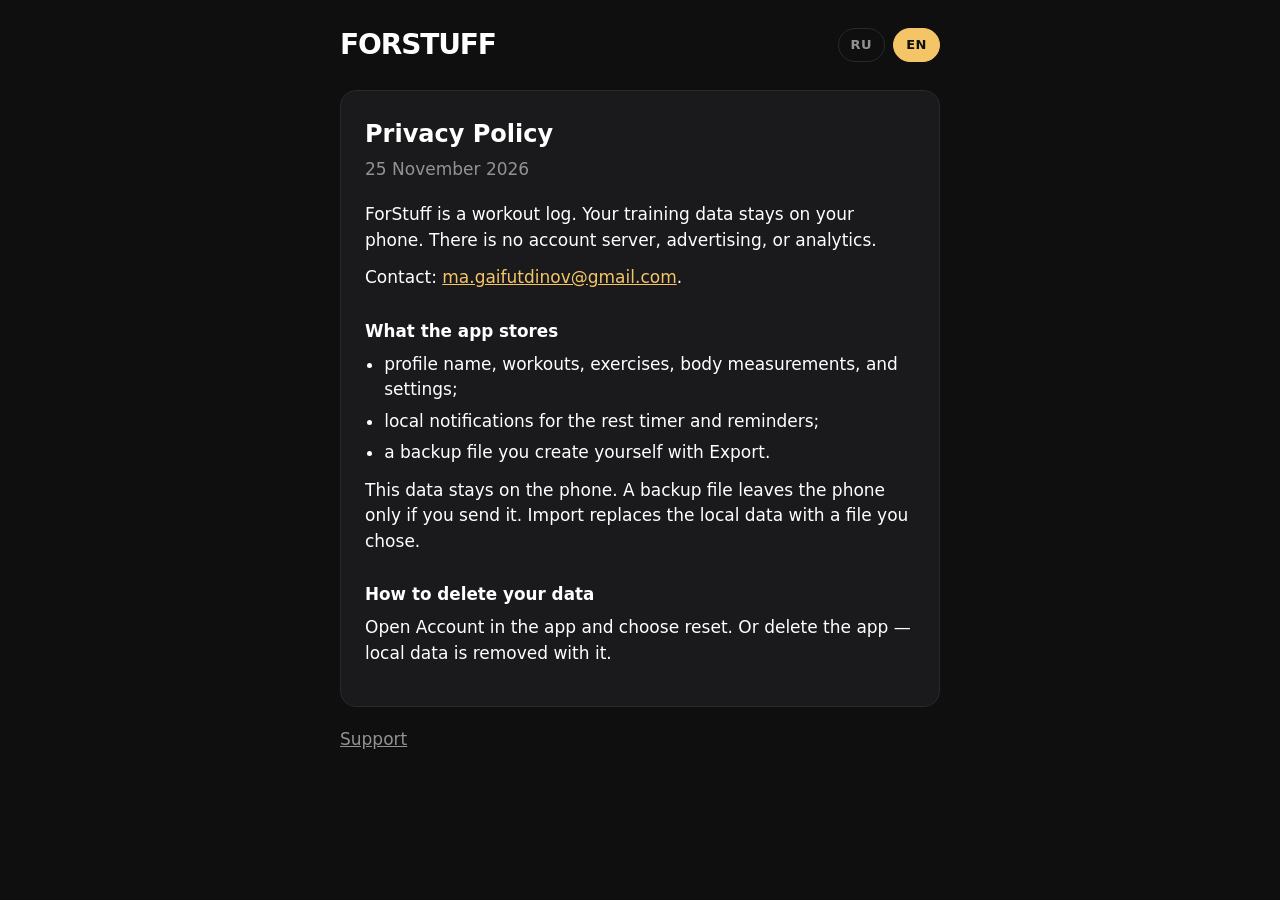
<file: privacy/index.html>
<!DOCTYPE html>
<html lang="ru">
<head>
  <meta charset="utf-8">
  <meta name="viewport" content="width=device-width, initial-scale=1">
  <title>ForStuff — политика конфиденциальности</title>
  <link rel="stylesheet" href="../style.css">
  <script>
    (function () {
      var saved = null;
      try { saved = localStorage.getItem("forstuff-lang"); } catch (e) {}
      var nav = (navigator.language || "ru").toLowerCase();
      document.documentElement.lang = saved || (nav.indexOf("en") === 0 ? "en" : "ru");
    })();
  </script>
</head>
<body>
  <div class="wrap">
    <header class="top">
      <p class="mark">FORSTUFF</p>
      <div class="lang" role="group" aria-label="Language">
        <button type="button" data-set-lang="ru">RU</button>
        <button type="button" data-set-lang="en">EN</button>
      </div>
    </header>
    <main>
      <article data-copy="ru" data-title="ForStuff — политика конфиденциальности">
        <h1>Политика конфиденциальности</h1>
        <p class="date">25 ноября 2026</p>
        <p>ForStuff ведёт дневник тренировок. Данные остаются на телефоне. Сервера аккаунтов, рекламы и аналитики нет.</p>
        <p>Почта для связи: <a href="mailto:ma.gaifutdinov@gmail.com">ma.gaifutdinov@gmail.com</a>.</p>
        <h2>Какие данные есть в приложении</h2>
        <ul>
          <li>имя профиля, тренировки, упражнения, замеры тела и настройки;</li>
          <li>локальные уведомления таймера отдыха и напоминаний;</li>
          <li>файл резервной копии, который вы создаёте сами через экспорт.</li>
        </ul>
        <p>Эти данные хранятся на телефоне. Файл экспорта уходит с телефона только если вы сами его отправляете. Импорт заменяет локальные данные файлом, который выбрали вы.</p>
        <h2>Как удалить данные</h2>
        <p>В приложении откройте аккаунт и выберите сброс данных. Либо удалите приложение — локальные данные удалятся вместе с ним.</p>
      </article>
      <article data-copy="en" data-title="ForStuff — Privacy Policy">
        <h1>Privacy Policy</h1>
        <p class="date">25 November 2026</p>
        <p>ForStuff is a workout log. Your training data stays on your phone. There is no account server, advertising, or analytics.</p>
        <p>Contact: <a href="mailto:ma.gaifutdinov@gmail.com">ma.gaifutdinov@gmail.com</a>.</p>
        <h2>What the app stores</h2>
        <ul>
          <li>profile name, workouts, exercises, body measurements, and settings;</li>
          <li>local notifications for the rest timer and reminders;</li>
          <li>a backup file you create yourself with Export.</li>
        </ul>
        <p>This data stays on the phone. A backup file leaves the phone only if you send it. Import replaces the local data with a file you chose.</p>
        <h2>How to delete your data</h2>
        <p>Open Account in the app and choose reset. Or delete the app — local data is removed with it.</p>
      </article>
    </main>
    <footer>
      <a data-copy="ru" href="../support/">Поддержка</a>
      <a data-copy="en" href="../support/">Support</a>
    </footer>
  </div>
  <script src="../lang.js"></script>
</body>
</html>
</file>
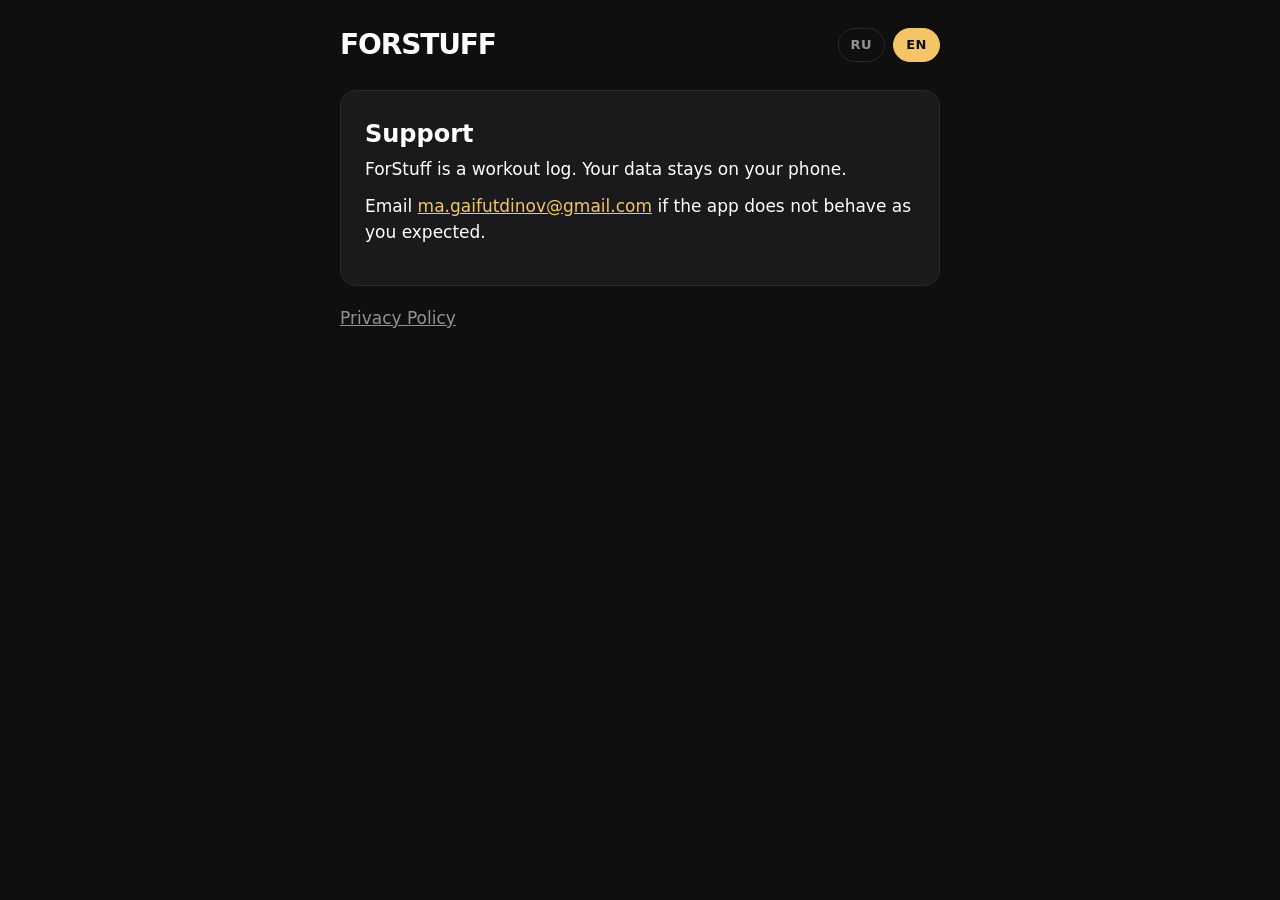
<file: support/index.html>
<!DOCTYPE html>
<html lang="ru">
<head>
  <meta charset="utf-8">
  <meta name="viewport" content="width=device-width, initial-scale=1">
  <title>ForStuff — поддержка</title>
  <link rel="stylesheet" href="../style.css">
  <script>
    (function () {
      var saved = null;
      try { saved = localStorage.getItem("forstuff-lang"); } catch (e) {}
      var nav = (navigator.language || "ru").toLowerCase();
      document.documentElement.lang = saved || (nav.indexOf("en") === 0 ? "en" : "ru");
    })();
  </script>
</head>
<body>
  <div class="wrap">
    <header class="top">
      <p class="mark">FORSTUFF</p>
      <div class="lang" role="group" aria-label="Language">
        <button type="button" data-set-lang="ru">RU</button>
        <button type="button" data-set-lang="en">EN</button>
      </div>
    </header>
    <main>
      <article data-copy="ru" data-title="ForStuff — поддержка">
        <h1>Поддержка</h1>
        <p>ForStuff — дневник тренировок. Данные хранятся на вашем телефоне.</p>
        <p>Напишите на <a href="mailto:ma.gaifutdinov@gmail.com">ma.gaifutdinov@gmail.com</a>, если приложение ведёт себя не так, как вы ожидали.</p>
      </article>
      <article data-copy="en" data-title="ForStuff — Support">
        <h1>Support</h1>
        <p>ForStuff is a workout log. Your data stays on your phone.</p>
        <p>Email <a href="mailto:ma.gaifutdinov@gmail.com">ma.gaifutdinov@gmail.com</a> if the app does not behave as you expected.</p>
      </article>
    </main>
    <footer>
      <a data-copy="ru" href="../privacy/">Политика конфиденциальности</a>
      <a data-copy="en" href="../privacy/">Privacy Policy</a>
    </footer>
  </div>
  <script src="../lang.js"></script>
</body>
</html>
</file>
<file: style.css>
:root {
  color-scheme: dark;
  --bg: #0f0f0f;
  --card: #1a1a1d;
  --text: #ffffff;
  --muted: #929295;
  --line: #2a2a2d;
  --accent: #f3c567;
  --accent-ink: #0f0f0f;
}

* {
  box-sizing: border-box;
}

html,
body {
  margin: 0;
  background: var(--bg);
  color: var(--text);
}

body {
  font-family: system-ui, -apple-system, "Segoe UI", sans-serif;
  font-size: 17px;
  line-height: 1.5;
  min-height: 100vh;
}

.wrap {
  max-width: 40rem;
  margin: 0 auto;
  padding: 28px 20px 64px;
}

.top {
  display: flex;
  align-items: center;
  justify-content: space-between;
  gap: 16px;
  margin-bottom: 28px;
}

.mark {
  margin: 0;
  font-weight: 700;
  font-size: 28px;
  letter-spacing: -0.04em;
  line-height: 1;
}

.lang {
  display: flex;
  gap: 8px;
}

.lang button {
  appearance: none;
  border: 1px solid var(--line);
  background: transparent;
  color: var(--muted);
  border-radius: 999px;
  padding: 6px 12px;
  font: inherit;
  font-size: 13px;
  font-weight: 700;
  letter-spacing: 0.04em;
  cursor: pointer;
}

.lang button.is-on {
  background: var(--accent);
  border-color: var(--accent);
  color: var(--accent-ink);
}

main {
  background: var(--card);
  border: 1px solid var(--line);
  border-radius: 16px;
  padding: 28px 24px;
}

h1 {
  font-size: 1.5rem;
  line-height: 1.25;
  margin: 0 0 8px;
  font-weight: 700;
}

.date,
.lead {
  color: var(--muted);
}

.date {
  margin: 0 0 20px;
}

h2 {
  font-size: 1.05rem;
  margin: 28px 0 8px;
}

p {
  margin: 0 0 12px;
}

ul {
  margin: 0 0 12px;
  padding-left: 1.2rem;
}

li {
  margin: 6px 0;
}

a {
  color: var(--accent);
}

footer {
  margin-top: 20px;
}

footer a {
  color: var(--muted);
}

html[lang="ru"] [data-copy="en"],
html[lang="en"] [data-copy="ru"] {
  display: none;
}
</file>
